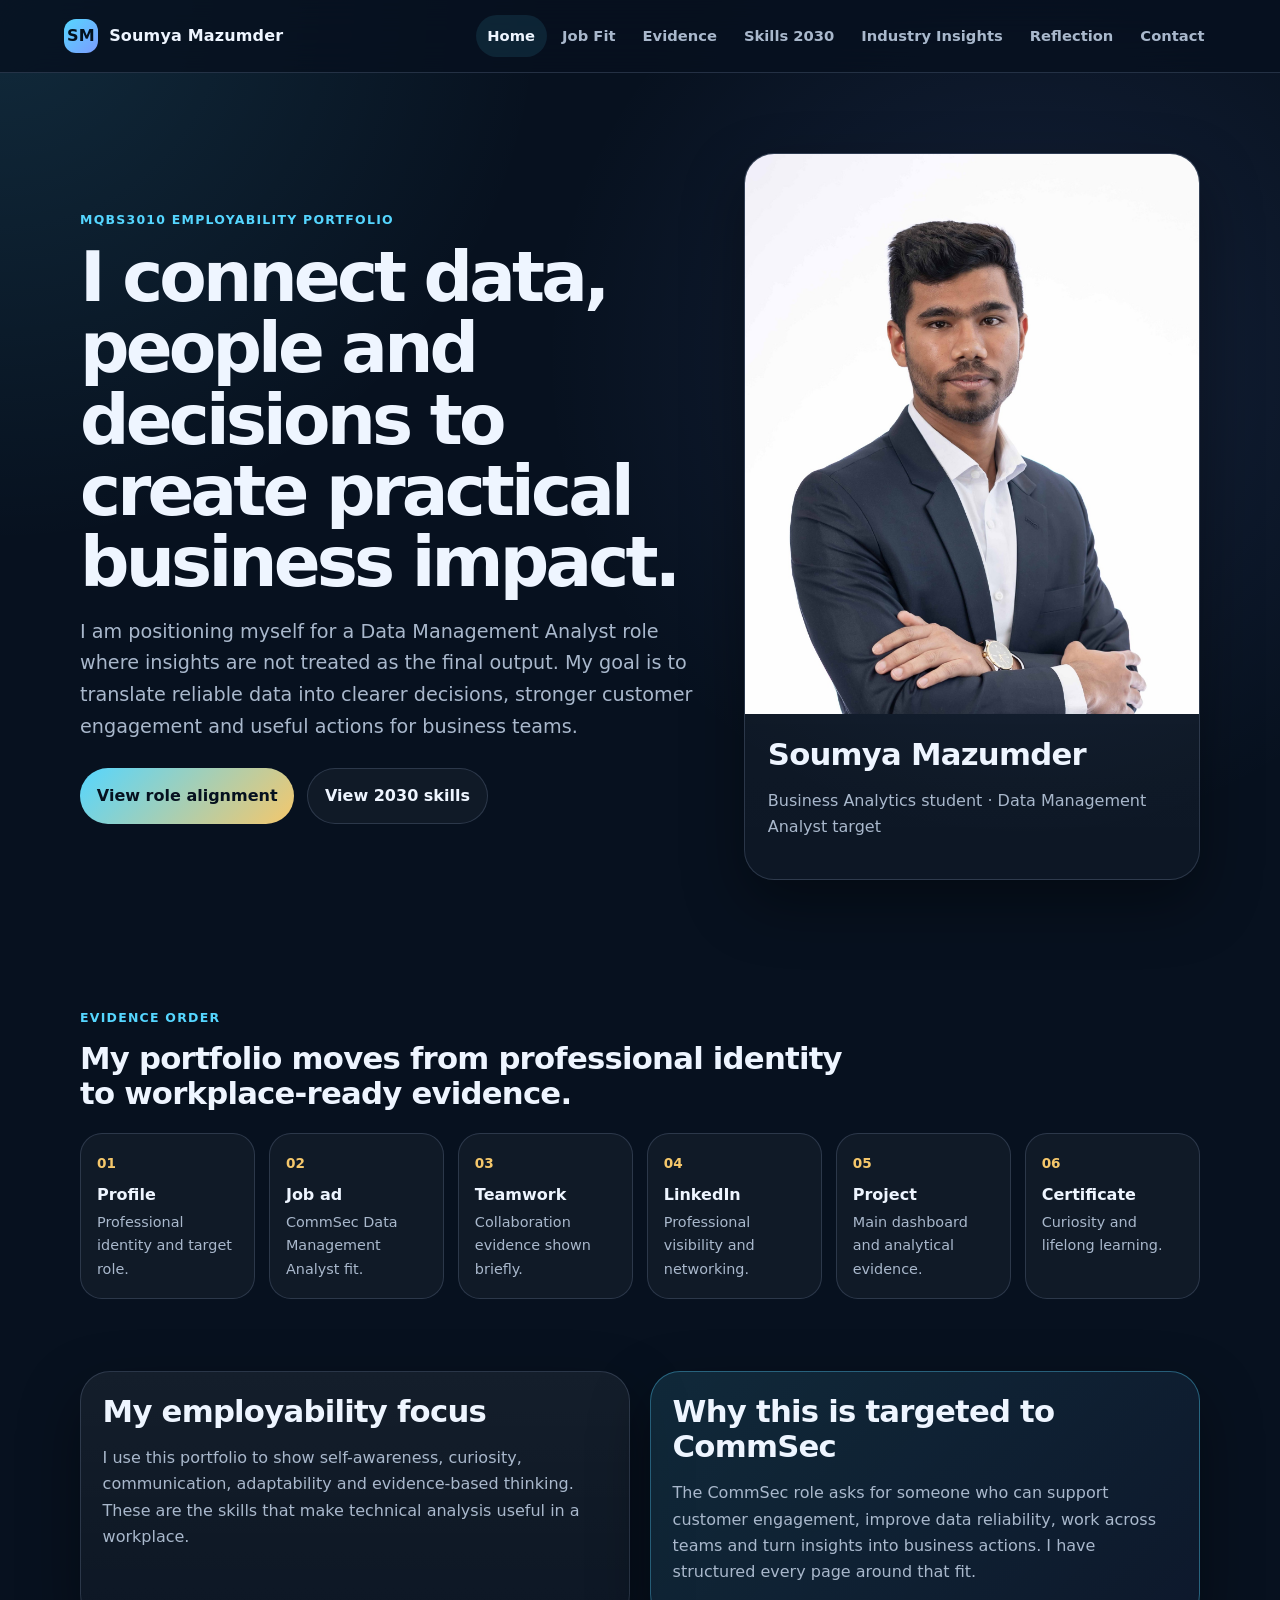
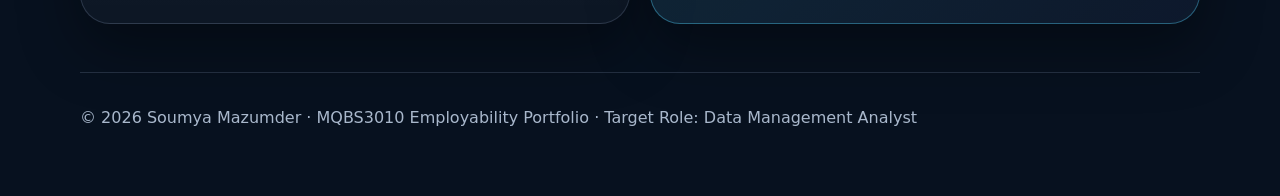
<file: index.html>
<!DOCTYPE html>
<html lang="en">
<head>
  <meta charset="UTF-8" />
  <meta name="viewport" content="width=device-width, initial-scale=1.0" />
  <title>Home | Soumya Mazumder</title>
  <link rel="stylesheet" href="styles.css" />
  <script defer src="script.js"></script>
</head>
<body>
<header class="site-header">
  <a class="brand" href="index.html"><span>SM</span> Soumya Mazumder</a>
  <button class="menu-toggle" aria-label="Open navigation">☰</button>
  <nav class="nav">
    <a href="index.html">Home</a>
    <a href="job-fit.html">Job Fit</a>
    <a href="evidence.html">Evidence</a>
    <a href="skills-2030.html">Skills 2030</a>
    <a href="industry-insights.html">Industry Insights</a>
    <a href="reflection.html">Reflection</a>
    <a href="contact.html">Contact</a>
  </nav>
</header>
<main>
<section class="hero">
  <div class="hero-copy reveal">
    <p class="eyebrow">MQBS3010 Employability Portfolio</p>
    <h1>I connect data, people and decisions to create practical business impact.</h1>
    <p class="lead">I am positioning myself for a Data Management Analyst role where insights are not treated as the final output. My goal is to translate reliable data into clearer decisions, stronger customer engagement and useful actions for business teams.</p>
    <div class="hero-actions">
      <a class="btn primary" href="job-fit.html">View role alignment</a>
      <a class="btn ghost" href="skills-2030.html">View 2030 skills</a>
    </div>
  </div>
  <aside class="portrait-card reveal">
    <img src="images/profile.jpg" alt="Professional profile photo of Soumya Mazumder" />
    <div class="portrait-caption">
      <h2>Soumya Mazumder</h2>
      <p>Business Analytics student · Data Management Analyst target</p>
    </div>
  </aside>
</section>

<section class="section reveal">
  <div class="section-heading">
    <p class="eyebrow">Evidence order</p>
    <h2>My portfolio moves from professional identity to workplace-ready evidence.</h2>
  </div>
  <div class="evidence-strip">
    <div><span>01</span><strong>Profile</strong><p>Professional identity and target role.</p></div>
    <div><span>02</span><strong>Job ad</strong><p>CommSec Data Management Analyst fit.</p></div>
    <div><span>03</span><strong>Teamwork</strong><p>Collaboration evidence shown briefly.</p></div>
    <div><span>04</span><strong>LinkedIn</strong><p>Professional visibility and networking.</p></div>
    <div><span>05</span><strong>Project</strong><p>Main dashboard and analytical evidence.</p></div>
    <div><span>06</span><strong>Certificate</strong><p>Curiosity and lifelong learning.</p></div>
  </div>
</section>

<section class="grid two reveal">
  <article class="card"><h2>My employability focus</h2><p>I use this portfolio to show self-awareness, curiosity, communication, adaptability and evidence-based thinking. These are the skills that make technical analysis useful in a workplace.</p></article>
  <article class="card accent"><h2>Why this is targeted to CommSec</h2><p>The CommSec role asks for someone who can support customer engagement, improve data reliability, work across teams and turn insights into business actions. I have structured every page around that fit.</p></article>
</section>
</main><footer>
  <p>© 2026 Soumya Mazumder · MQBS3010 Employability Portfolio · Target Role: Data Management Analyst</p>
</footer></body></html>
</file>
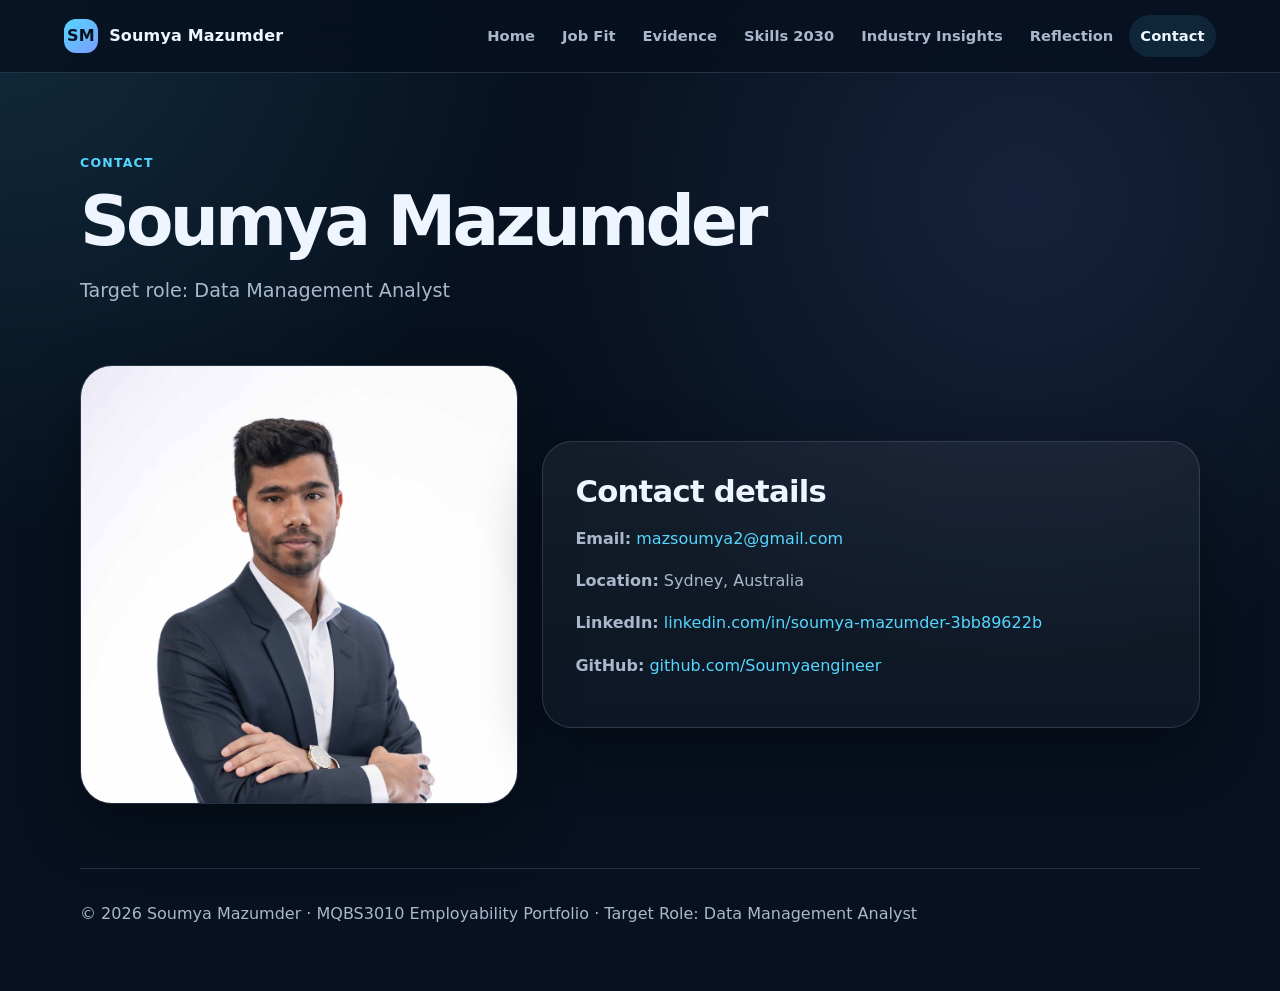
<file: contact.html>
<!DOCTYPE html>
<html lang="en">
<head>
  <meta charset="UTF-8" />
  <meta name="viewport" content="width=device-width, initial-scale=1.0" />
  <title>Contact | Soumya Mazumder</title>
  <link rel="stylesheet" href="styles.css" />
  <script defer src="script.js"></script>
</head>
<body>
<header class="site-header">
  <a class="brand" href="index.html"><span>SM</span> Soumya Mazumder</a>
  <button class="menu-toggle" aria-label="Open navigation">☰</button>
  <nav class="nav">
    <a href="index.html">Home</a>
    <a href="job-fit.html">Job Fit</a>
    <a href="evidence.html">Evidence</a>
    <a href="skills-2030.html">Skills 2030</a>
    <a href="industry-insights.html">Industry Insights</a>
    <a href="reflection.html">Reflection</a>
    <a href="contact.html">Contact</a>
  </nav>
</header>
<main>
<section class="page-hero reveal">
  <p class="eyebrow">Contact</p>
  <h1>Soumya Mazumder</h1>
  <p class="lead">Target role: Data Management Analyst</p>
</section>

<section class="contact-layout reveal">
  <img src="images/profile.jpg" alt="Professional profile photo of Soumya Mazumder" />
  <div class="contact-card">
    <h2>Contact details</h2>
    <p><strong>Email:</strong> <a href="mailto:mazsoumya2@gmail.com">mazsoumya2@gmail.com</a></p>
    <p><strong>Location:</strong> Sydney, Australia</p>
    <p><strong>LinkedIn:</strong> <a href="https://www.linkedin.com/in/soumya-mazumder-3bb89622b/" target="_blank" rel="noopener">linkedin.com/in/soumya-mazumder-3bb89622b</a></p>
    <p><strong>GitHub:</strong> <a href="https://github.com/Soumyaengineer" target="_blank" rel="noopener">github.com/Soumyaengineer</a></p>
  </div>
</section>
</main><footer>
  <p>© 2026 Soumya Mazumder · MQBS3010 Employability Portfolio · Target Role: Data Management Analyst</p>
</footer></body></html>
</file>
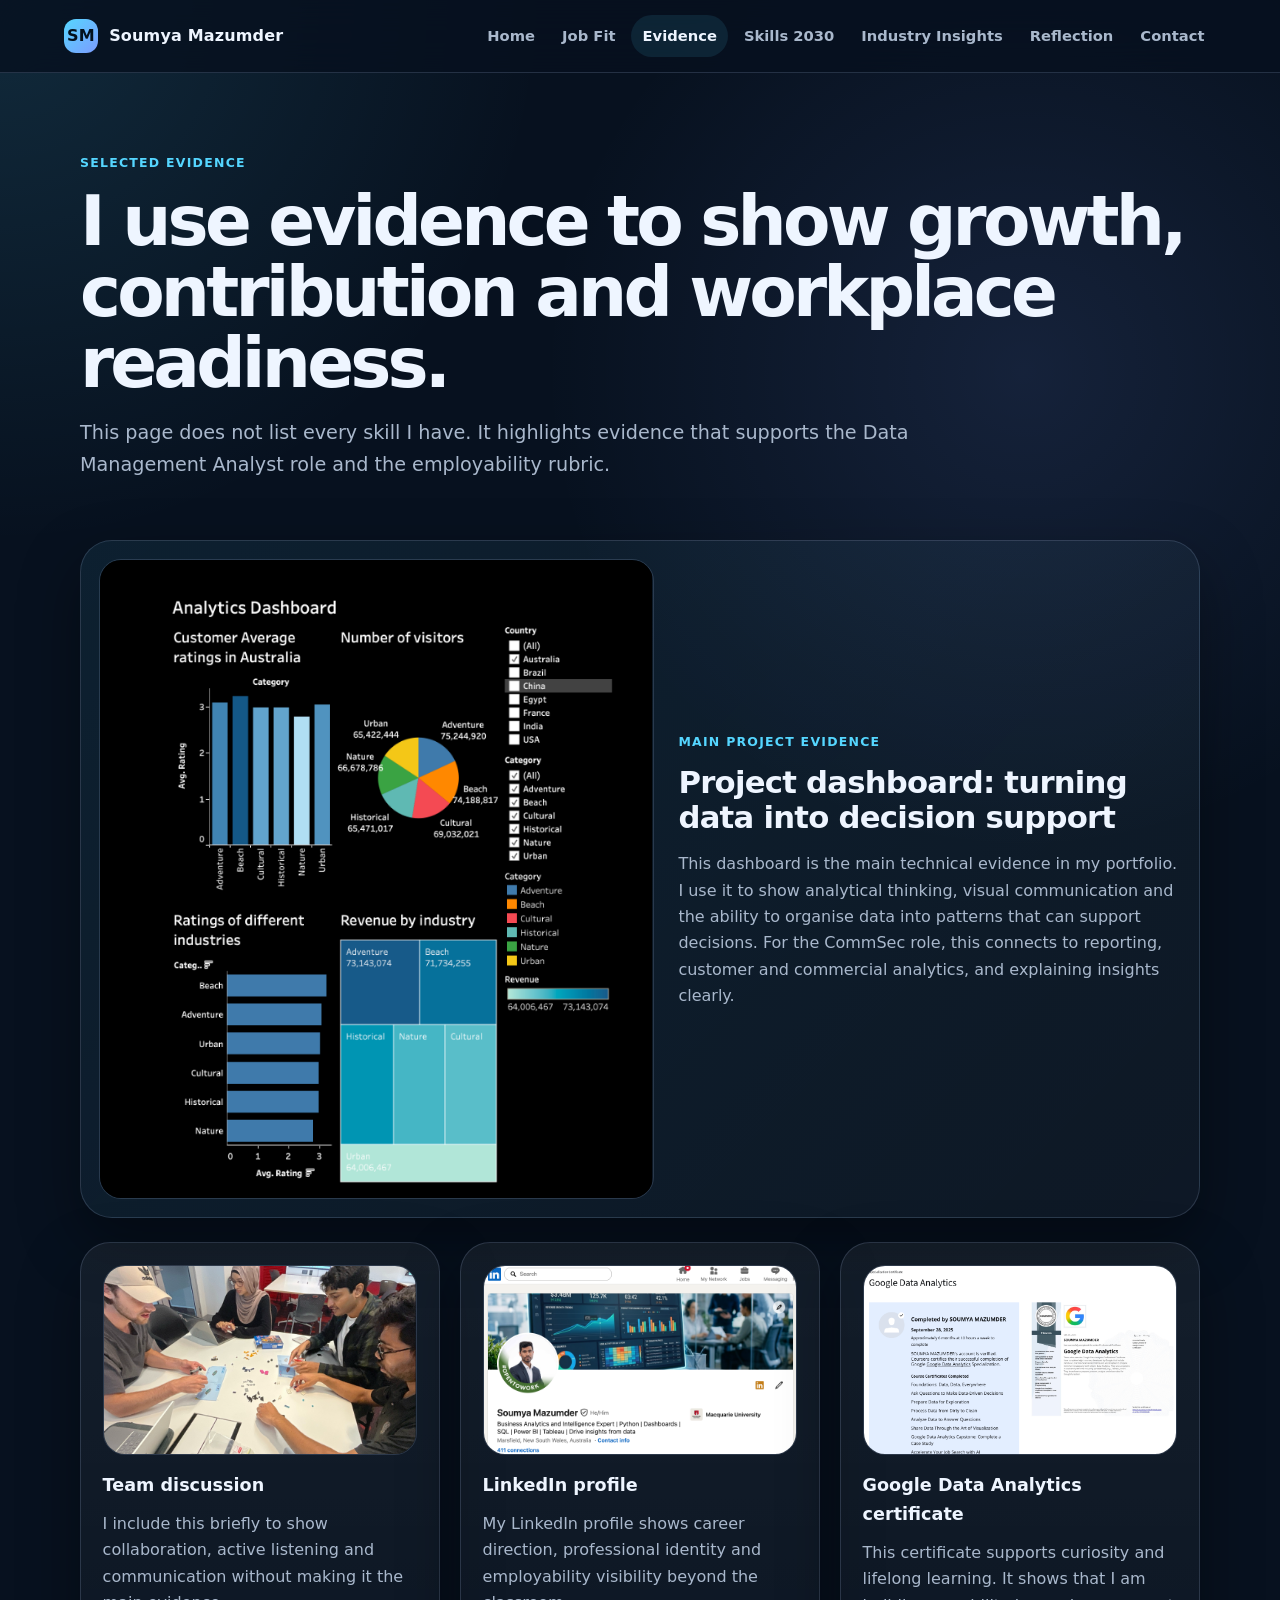
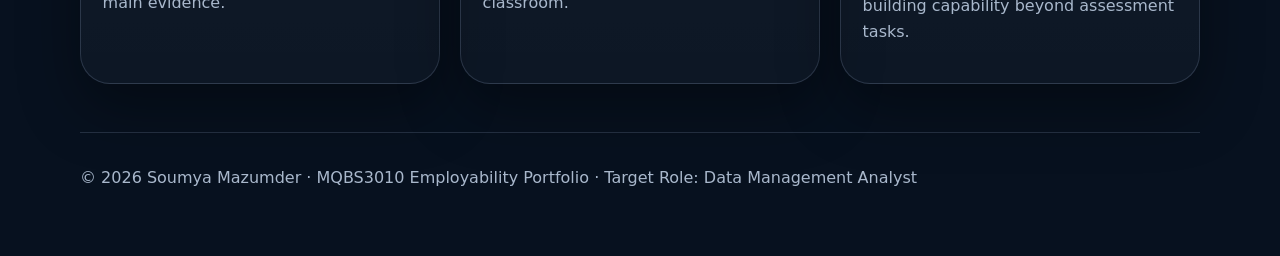
<file: evidence.html>
<!DOCTYPE html>
<html lang="en">
<head>
  <meta charset="UTF-8" />
  <meta name="viewport" content="width=device-width, initial-scale=1.0" />
  <title>Evidence | Soumya Mazumder</title>
  <link rel="stylesheet" href="styles.css" />
  <script defer src="script.js"></script>
</head>
<body>
<header class="site-header">
  <a class="brand" href="index.html"><span>SM</span> Soumya Mazumder</a>
  <button class="menu-toggle" aria-label="Open navigation">☰</button>
  <nav class="nav">
    <a href="index.html">Home</a>
    <a href="job-fit.html">Job Fit</a>
    <a href="evidence.html">Evidence</a>
    <a href="skills-2030.html">Skills 2030</a>
    <a href="industry-insights.html">Industry Insights</a>
    <a href="reflection.html">Reflection</a>
    <a href="contact.html">Contact</a>
  </nav>
</header>
<main>
<section class="page-hero reveal">
  <p class="eyebrow">Selected evidence</p>
  <h1>I use evidence to show growth, contribution and workplace readiness.</h1>
  <p class="lead">This page does not list every skill I have. It highlights evidence that supports the Data Management Analyst role and the employability rubric.</p>
</section>

<section class="evidence-story reveal">
  <article class="large-evidence">
    <img src="images/project-dashboard.png" alt="Project dashboard screenshot" />
    <div>
      <p class="eyebrow">Main project evidence</p>
      <h2>Project dashboard: turning data into decision support</h2>
      <p>This dashboard is the main technical evidence in my portfolio. I use it to show analytical thinking, visual communication and the ability to organise data into patterns that can support decisions. For the CommSec role, this connects to reporting, customer and commercial analytics, and explaining insights clearly.</p>
    </div>
  </article>
</section>

<section class="grid three reveal">
  <article class="card small-evidence">
    <img src="images/team-discussion.png" alt="Team discussion activity photo" />
    <h3>Team discussion</h3>
    <p>I include this briefly to show collaboration, active listening and communication without making it the main evidence.</p>
  </article>
  <article class="card small-evidence">
    <img src="images/linkedin-profile.png" alt="LinkedIn profile screenshot" />
    <h3>LinkedIn profile</h3>
    <p>My LinkedIn profile shows career direction, professional identity and employability visibility beyond the classroom.</p>
  </article>
  <article class="card small-evidence">
    <img src="images/google-certificate.png" alt="Google Data Analytics certificate screenshot" />
    <h3>Google Data Analytics certificate</h3>
    <p>This certificate supports curiosity and lifelong learning. It shows that I am building capability beyond assessment tasks.</p>
  </article>
</section>
</main><footer>
  <p>© 2026 Soumya Mazumder · MQBS3010 Employability Portfolio · Target Role: Data Management Analyst</p>
</footer></body></html>
</file>
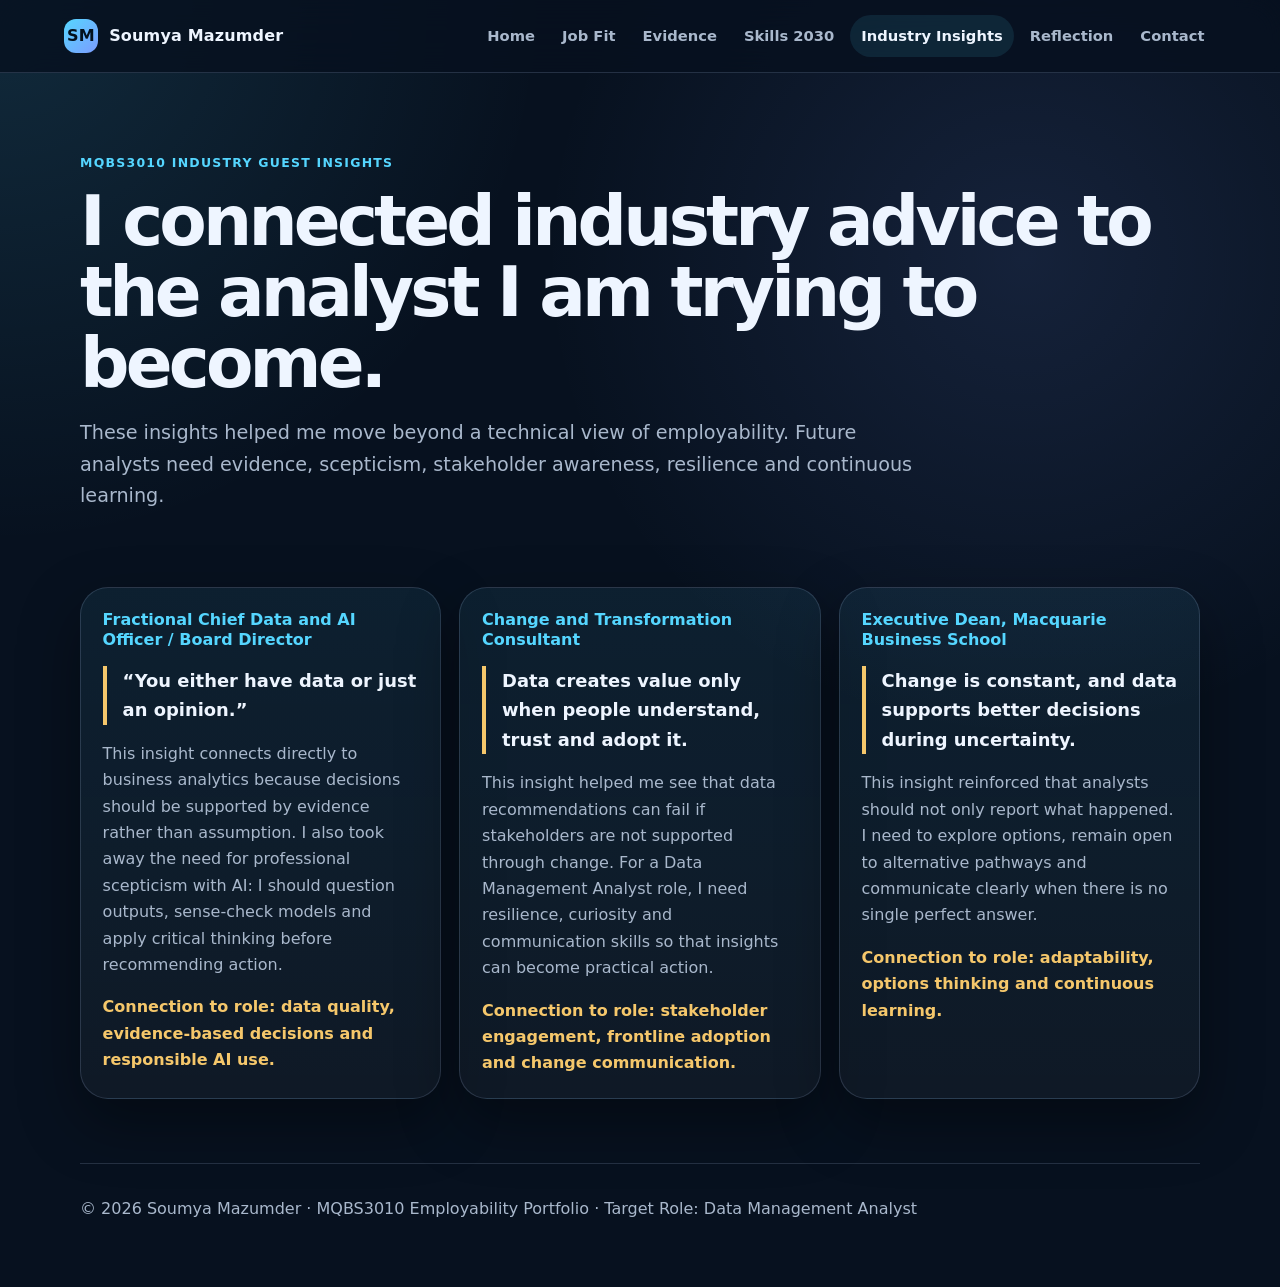
<file: industry-insights.html>
<!DOCTYPE html>
<html lang="en">
<head>
  <meta charset="UTF-8" />
  <meta name="viewport" content="width=device-width, initial-scale=1.0" />
  <title>Industry Insights | Soumya Mazumder</title>
  <link rel="stylesheet" href="styles.css" />
  <script defer src="script.js"></script>
</head>
<body>
<header class="site-header">
  <a class="brand" href="index.html"><span>SM</span> Soumya Mazumder</a>
  <button class="menu-toggle" aria-label="Open navigation">☰</button>
  <nav class="nav">
    <a href="index.html">Home</a>
    <a href="job-fit.html">Job Fit</a>
    <a href="evidence.html">Evidence</a>
    <a href="skills-2030.html">Skills 2030</a>
    <a href="industry-insights.html">Industry Insights</a>
    <a href="reflection.html">Reflection</a>
    <a href="contact.html">Contact</a>
  </nav>
</header>
<main>
<section class="page-hero reveal">
  <p class="eyebrow">MQBS3010 industry guest insights</p>
  <h1>I connected industry advice to the analyst I am trying to become.</h1>
  <p class="lead">These insights helped me move beyond a technical view of employability. Future analysts need evidence, scepticism, stakeholder awareness, resilience and continuous learning.</p>
</section>

<section class="insight-grid reveal">
  <article class="insight-card">
    <a class="insight-title" href="https://www.linkedin.com/in/gladwinmendez/" target="_blank" rel="noopener">Fractional Chief Data and AI Officer / Board Director</a>
    <blockquote>“You either have data or just an opinion.”</blockquote>
    <p>This insight connects directly to business analytics because decisions should be supported by evidence rather than assumption. I also took away the need for professional scepticism with AI: I should question outputs, sense-check models and apply critical thinking before recommending action.</p>
    <span>Connection to role: data quality, evidence-based decisions and responsible AI use.</span>
  </article>

  <article class="insight-card">
    <a class="insight-title" href="https://www.linkedin.com/in/natalie-de-carvalho-3a71834" target="_blank" rel="noopener">Change and Transformation Consultant</a>
    <blockquote>Data creates value only when people understand, trust and adopt it.</blockquote>
    <p>This insight helped me see that data recommendations can fail if stakeholders are not supported through change. For a Data Management Analyst role, I need resilience, curiosity and communication skills so that insights can become practical action.</p>
    <span>Connection to role: stakeholder engagement, frontline adoption and change communication.</span>
  </article>

  <article class="insight-card">
    <a class="insight-title" href="https://www.linkedin.com/in/leonie-tickle-835081b/" target="_blank" rel="noopener">Executive Dean, Macquarie Business School</a>
    <blockquote>Change is constant, and data supports better decisions during uncertainty.</blockquote>
    <p>This insight reinforced that analysts should not only report what happened. I need to explore options, remain open to alternative pathways and communicate clearly when there is no single perfect answer.</p>
    <span>Connection to role: adaptability, options thinking and continuous learning.</span>
  </article>
</section>
</main><footer>
  <p>© 2026 Soumya Mazumder · MQBS3010 Employability Portfolio · Target Role: Data Management Analyst</p>
</footer></body></html>
</file>
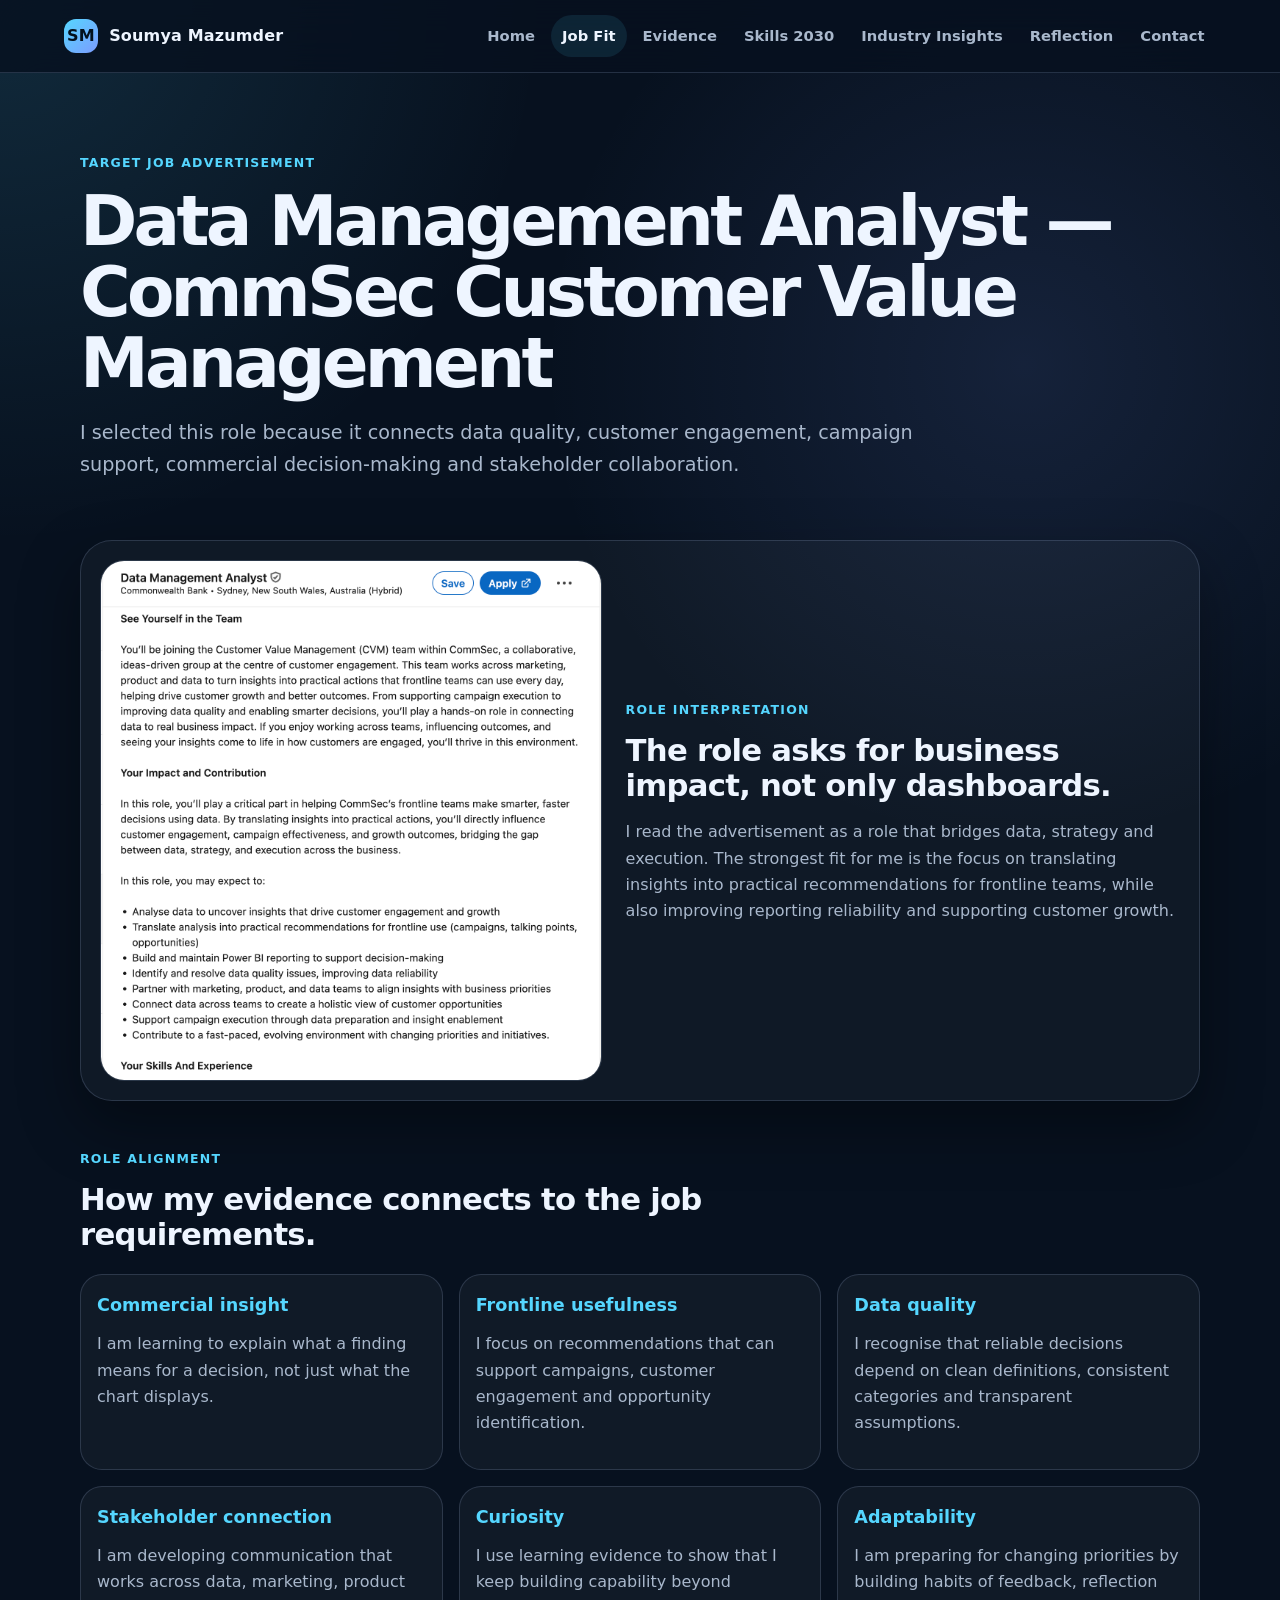
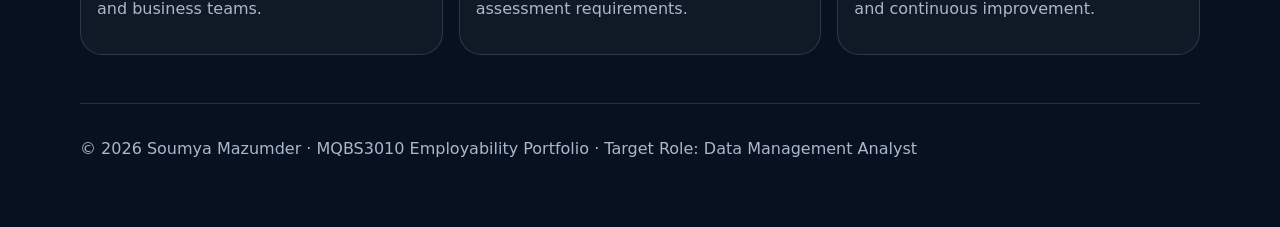
<file: job-fit.html>
<!DOCTYPE html>
<html lang="en">
<head>
  <meta charset="UTF-8" />
  <meta name="viewport" content="width=device-width, initial-scale=1.0" />
  <title>Job Fit | Soumya Mazumder</title>
  <link rel="stylesheet" href="styles.css" />
  <script defer src="script.js"></script>
</head>
<body>
<header class="site-header">
  <a class="brand" href="index.html"><span>SM</span> Soumya Mazumder</a>
  <button class="menu-toggle" aria-label="Open navigation">☰</button>
  <nav class="nav">
    <a href="index.html">Home</a>
    <a href="job-fit.html">Job Fit</a>
    <a href="evidence.html">Evidence</a>
    <a href="skills-2030.html">Skills 2030</a>
    <a href="industry-insights.html">Industry Insights</a>
    <a href="reflection.html">Reflection</a>
    <a href="contact.html">Contact</a>
  </nav>
</header>
<main>
<section class="page-hero reveal">
  <p class="eyebrow">Target job advertisement</p>
  <h1>Data Management Analyst — CommSec Customer Value Management</h1>
  <p class="lead">I selected this role because it connects data quality, customer engagement, campaign support, commercial decision-making and stakeholder collaboration.</p>
</section>

<section class="feature-image reveal">
  <img src="images/job-ad.png" alt="Screenshot of the CommSec Data Management Analyst job advertisement" />
  <div>
    <p class="eyebrow">Role interpretation</p>
    <h2>The role asks for business impact, not only dashboards.</h2>
    <p>I read the advertisement as a role that bridges data, strategy and execution. The strongest fit for me is the focus on translating insights into practical recommendations for frontline teams, while also improving reporting reliability and supporting customer growth.</p>
  </div>
</section>

<section class="section reveal">
  <div class="section-heading"><p class="eyebrow">Role alignment</p><h2>How my evidence connects to the job requirements.</h2></div>
  <div class="role-grid">
    <article><h3>Commercial insight</h3><p>I am learning to explain what a finding means for a decision, not just what the chart displays.</p></article>
    <article><h3>Frontline usefulness</h3><p>I focus on recommendations that can support campaigns, customer engagement and opportunity identification.</p></article>
    <article><h3>Data quality</h3><p>I recognise that reliable decisions depend on clean definitions, consistent categories and transparent assumptions.</p></article>
    <article><h3>Stakeholder connection</h3><p>I am developing communication that works across data, marketing, product and business teams.</p></article>
    <article><h3>Curiosity</h3><p>I use learning evidence to show that I keep building capability beyond assessment requirements.</p></article>
    <article><h3>Adaptability</h3><p>I am preparing for changing priorities by building habits of feedback, reflection and continuous improvement.</p></article>
  </div>
</section>
</main><footer>
  <p>© 2026 Soumya Mazumder · MQBS3010 Employability Portfolio · Target Role: Data Management Analyst</p>
</footer></body></html>
</file>
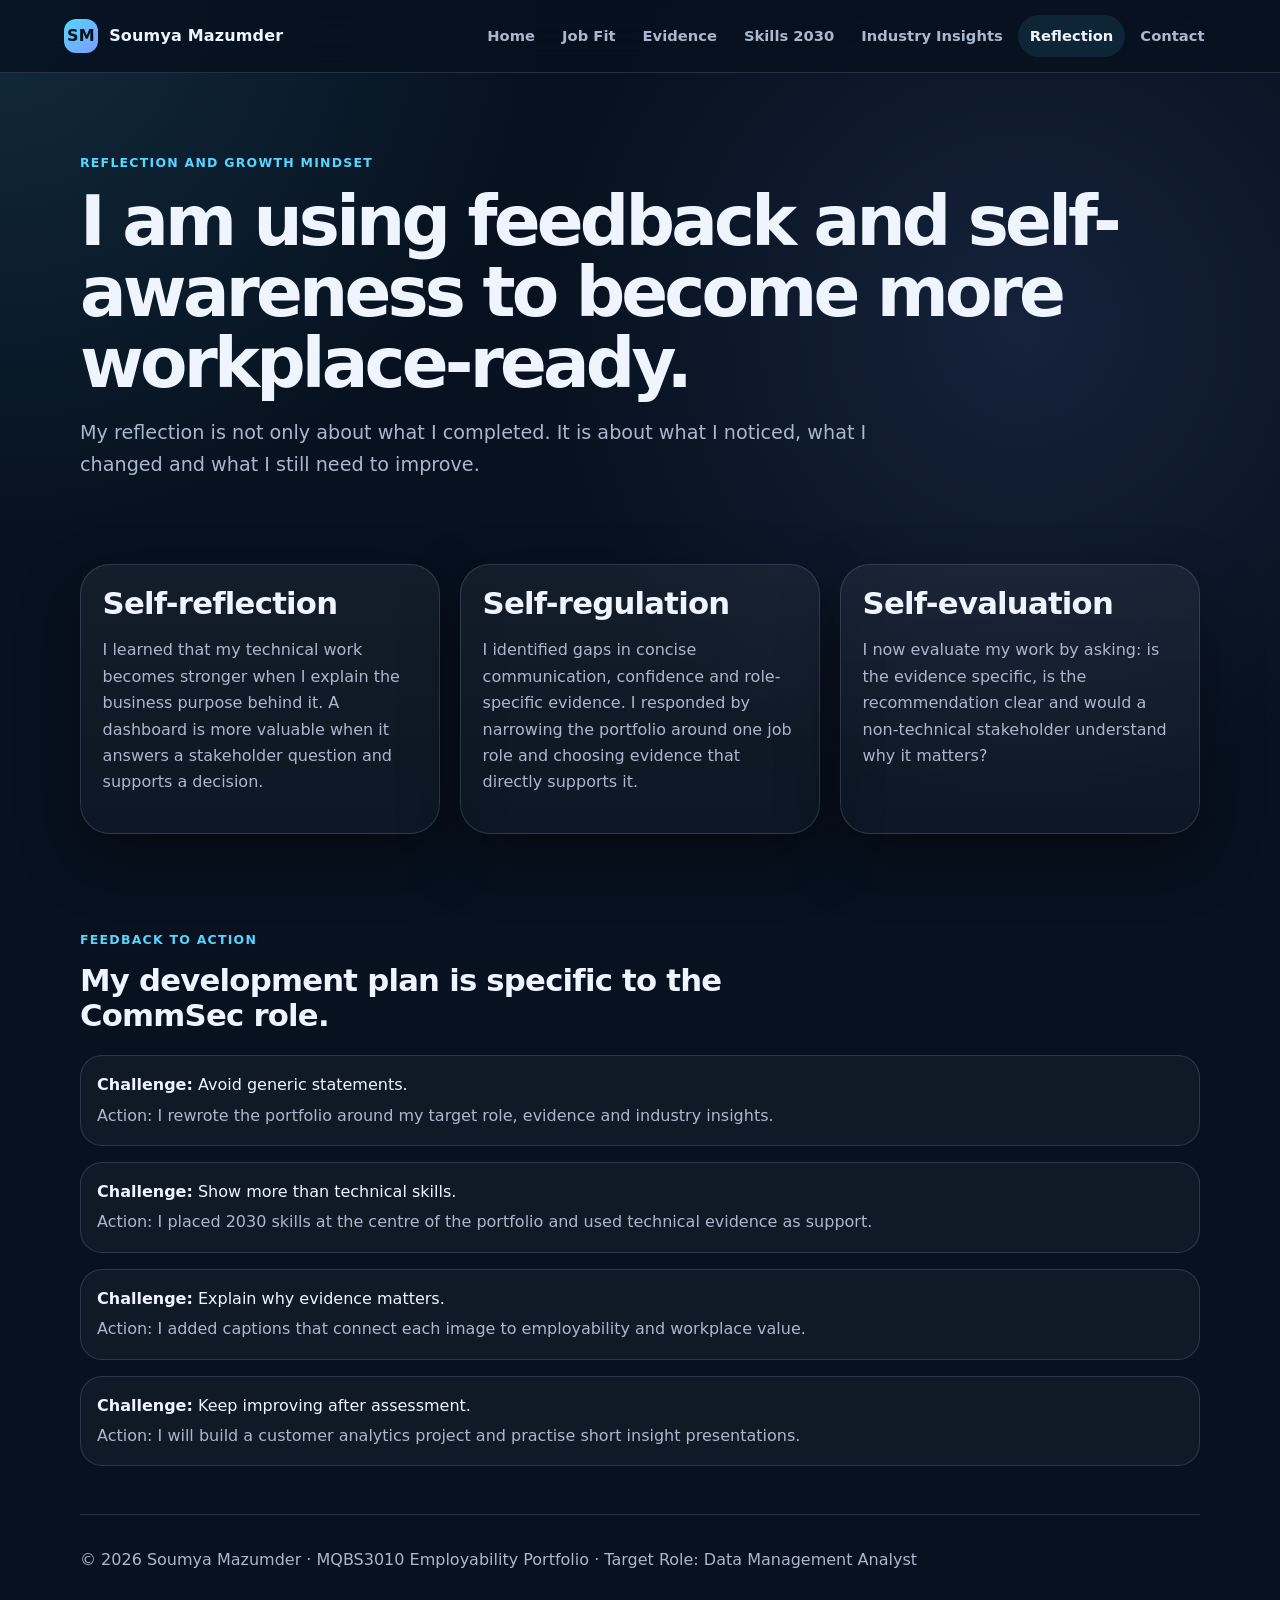
<file: reflection.html>
<!DOCTYPE html>
<html lang="en">
<head>
  <meta charset="UTF-8" />
  <meta name="viewport" content="width=device-width, initial-scale=1.0" />
  <title>Reflection | Soumya Mazumder</title>
  <link rel="stylesheet" href="styles.css" />
  <script defer src="script.js"></script>
</head>
<body>
<header class="site-header">
  <a class="brand" href="index.html"><span>SM</span> Soumya Mazumder</a>
  <button class="menu-toggle" aria-label="Open navigation">☰</button>
  <nav class="nav">
    <a href="index.html">Home</a>
    <a href="job-fit.html">Job Fit</a>
    <a href="evidence.html">Evidence</a>
    <a href="skills-2030.html">Skills 2030</a>
    <a href="industry-insights.html">Industry Insights</a>
    <a href="reflection.html">Reflection</a>
    <a href="contact.html">Contact</a>
  </nav>
</header>
<main>
<section class="page-hero reveal">
  <p class="eyebrow">Reflection and growth mindset</p>
  <h1>I am using feedback and self-awareness to become more workplace-ready.</h1>
  <p class="lead">My reflection is not only about what I completed. It is about what I noticed, what I changed and what I still need to improve.</p>
</section>

<section class="grid three reveal">
  <article class="card"><h2>Self-reflection</h2><p>I learned that my technical work becomes stronger when I explain the business purpose behind it. A dashboard is more valuable when it answers a stakeholder question and supports a decision.</p></article>
  <article class="card"><h2>Self-regulation</h2><p>I identified gaps in concise communication, confidence and role-specific evidence. I responded by narrowing the portfolio around one job role and choosing evidence that directly supports it.</p></article>
  <article class="card"><h2>Self-evaluation</h2><p>I now evaluate my work by asking: is the evidence specific, is the recommendation clear and would a non-technical stakeholder understand why it matters?</p></article>
</section>

<section class="section reveal">
  <div class="section-heading"><p class="eyebrow">Feedback to action</p><h2>My development plan is specific to the CommSec role.</h2></div>
  <div class="reflection-list">
    <div><strong>Challenge:</strong> Avoid generic statements.<span>Action: I rewrote the portfolio around my target role, evidence and industry insights.</span></div>
    <div><strong>Challenge:</strong> Show more than technical skills.<span>Action: I placed 2030 skills at the centre of the portfolio and used technical evidence as support.</span></div>
    <div><strong>Challenge:</strong> Explain why evidence matters.<span>Action: I added captions that connect each image to employability and workplace value.</span></div>
    <div><strong>Challenge:</strong> Keep improving after assessment.<span>Action: I will build a customer analytics project and practise short insight presentations.</span></div>
  </div>
</section>
</main><footer>
  <p>© 2026 Soumya Mazumder · MQBS3010 Employability Portfolio · Target Role: Data Management Analyst</p>
</footer></body></html>
</file>
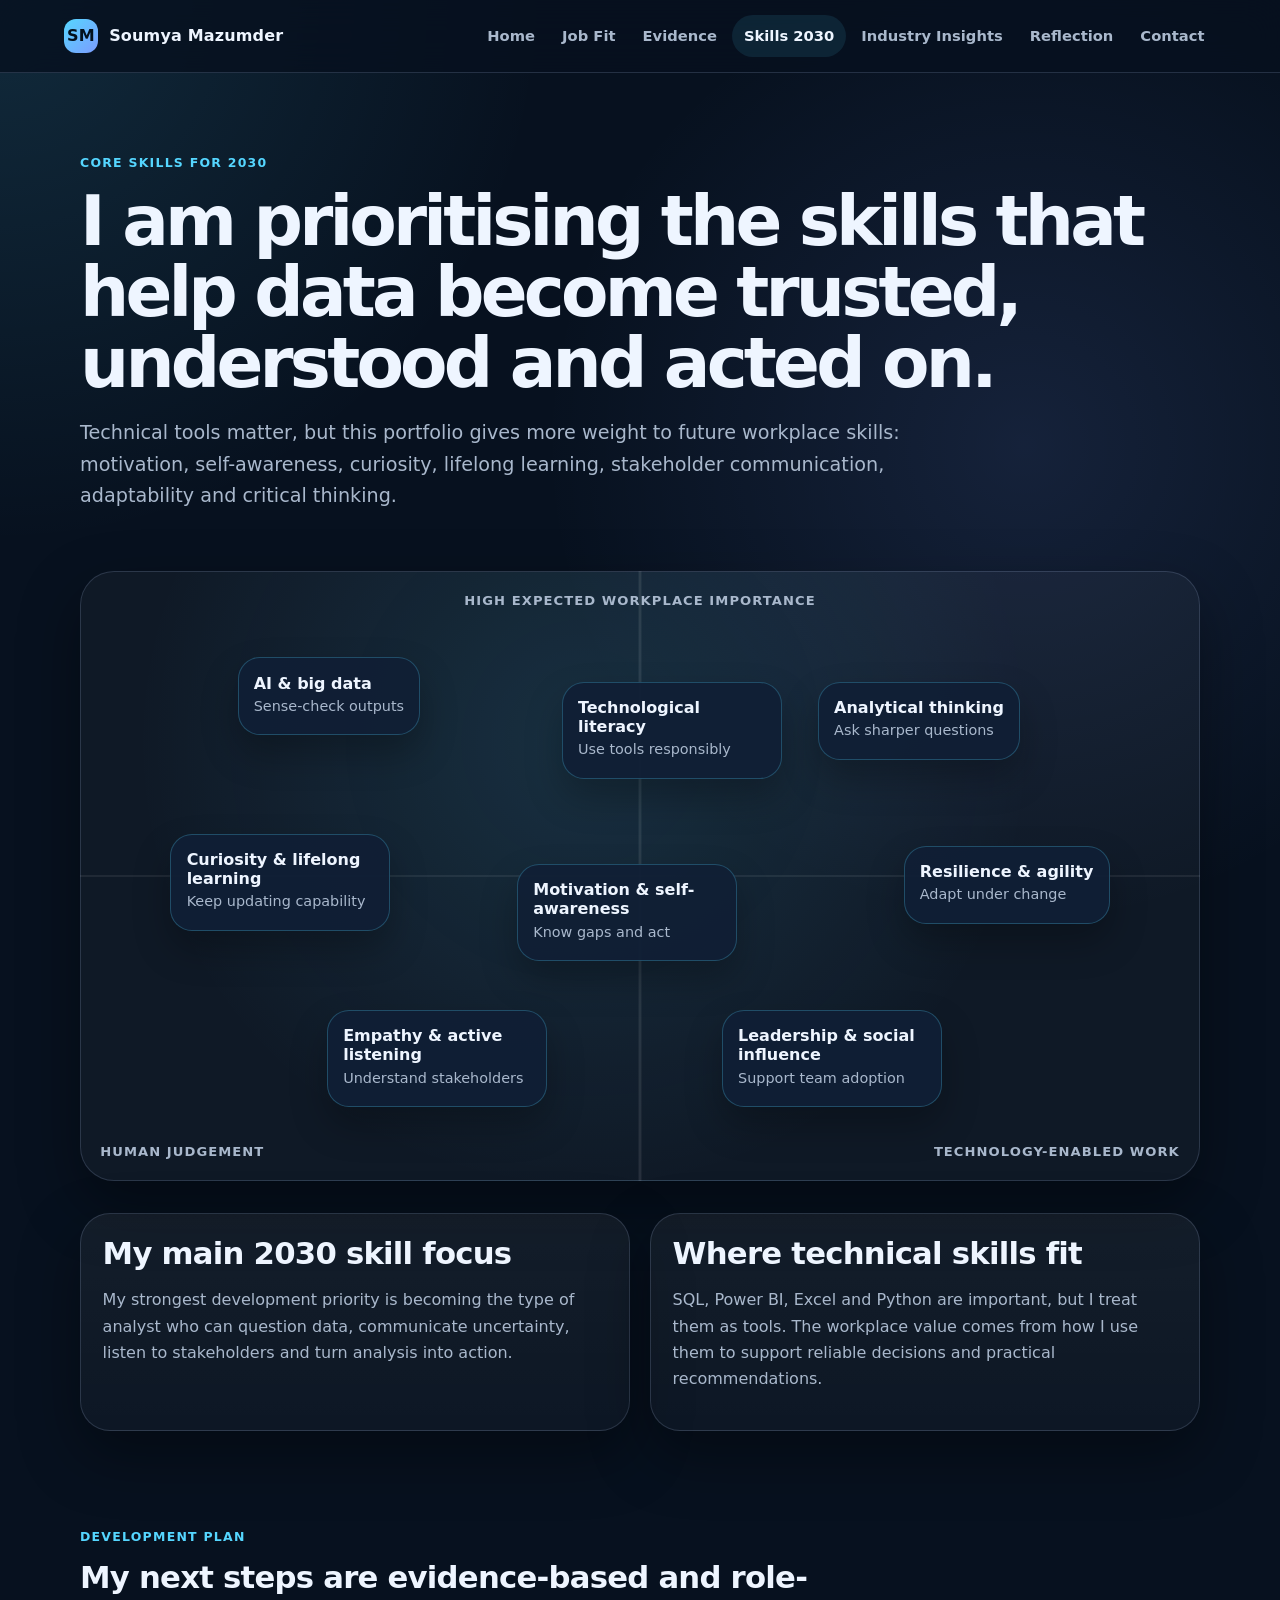
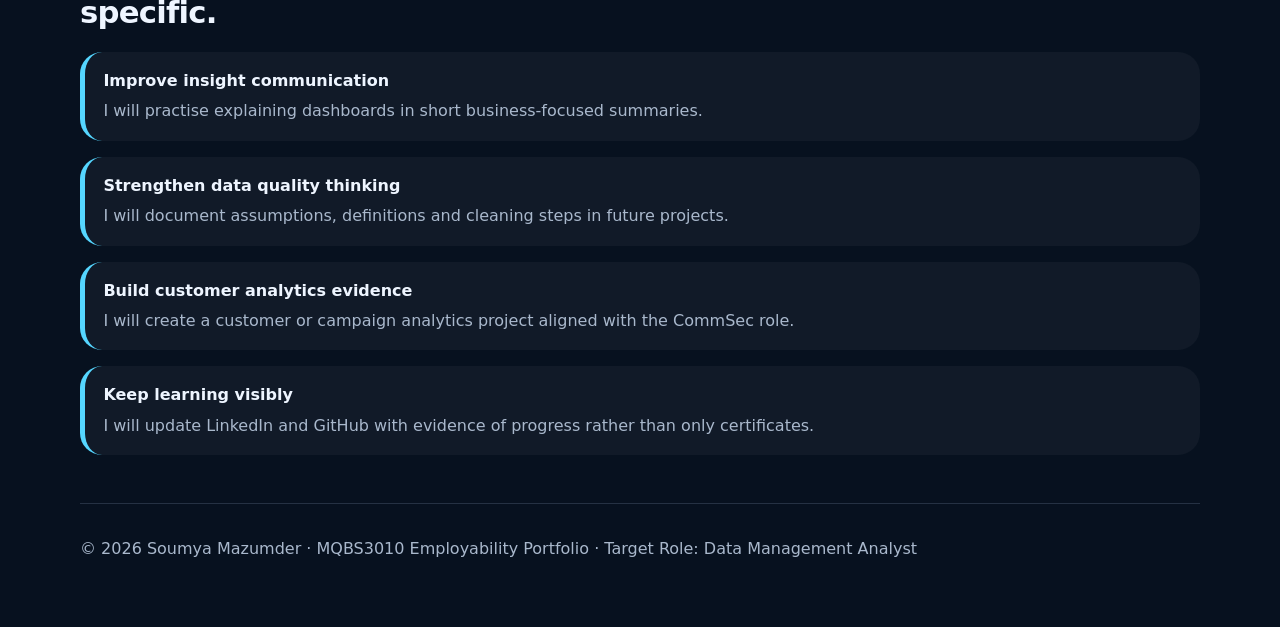
<file: skills-2030.html>
<!DOCTYPE html>
<html lang="en">
<head>
  <meta charset="UTF-8" />
  <meta name="viewport" content="width=device-width, initial-scale=1.0" />
  <title>Skills 2030 | Soumya Mazumder</title>
  <link rel="stylesheet" href="styles.css" />
  <script defer src="script.js"></script>
</head>
<body>
<header class="site-header">
  <a class="brand" href="index.html"><span>SM</span> Soumya Mazumder</a>
  <button class="menu-toggle" aria-label="Open navigation">☰</button>
  <nav class="nav">
    <a href="index.html">Home</a>
    <a href="job-fit.html">Job Fit</a>
    <a href="evidence.html">Evidence</a>
    <a href="skills-2030.html">Skills 2030</a>
    <a href="industry-insights.html">Industry Insights</a>
    <a href="reflection.html">Reflection</a>
    <a href="contact.html">Contact</a>
  </nav>
</header>
<main>
<section class="page-hero reveal">
  <p class="eyebrow">Core skills for 2030</p>
  <h1>I am prioritising the skills that help data become trusted, understood and acted on.</h1>
  <p class="lead">Technical tools matter, but this portfolio gives more weight to future workplace skills: motivation, self-awareness, curiosity, lifelong learning, stakeholder communication, adaptability and critical thinking.</p>
</section>

<section class="skills-map reveal">
  <div class="axis-label top">High expected workplace importance</div>
  <div class="axis-label left">Human judgement</div>
  <div class="axis-label right">Technology-enabled work</div>
  <div class="bubble b1"><strong>AI & big data</strong><span>Sense-check outputs</span></div>
  <div class="bubble b2"><strong>Analytical thinking</strong><span>Ask sharper questions</span></div>
  <div class="bubble b3"><strong>Curiosity & lifelong learning</strong><span>Keep updating capability</span></div>
  <div class="bubble b4"><strong>Motivation & self-awareness</strong><span>Know gaps and act</span></div>
  <div class="bubble b5"><strong>Resilience & agility</strong><span>Adapt under change</span></div>
  <div class="bubble b6"><strong>Empathy & active listening</strong><span>Understand stakeholders</span></div>
  <div class="bubble b7"><strong>Leadership & social influence</strong><span>Support team adoption</span></div>
  <div class="bubble b8"><strong>Technological literacy</strong><span>Use tools responsibly</span></div>
</section>

<section class="grid two reveal">
  <article class="card"><h2>My main 2030 skill focus</h2><p>My strongest development priority is becoming the type of analyst who can question data, communicate uncertainty, listen to stakeholders and turn analysis into action.</p></article>
  <article class="card"><h2>Where technical skills fit</h2><p>SQL, Power BI, Excel and Python are important, but I treat them as tools. The workplace value comes from how I use them to support reliable decisions and practical recommendations.</p></article>
</section>

<section class="section reveal">
  <div class="section-heading"><p class="eyebrow">Development plan</p><h2>My next steps are evidence-based and role-specific.</h2></div>
  <div class="timeline">
    <div><strong>Improve insight communication</strong><span>I will practise explaining dashboards in short business-focused summaries.</span></div>
    <div><strong>Strengthen data quality thinking</strong><span>I will document assumptions, definitions and cleaning steps in future projects.</span></div>
    <div><strong>Build customer analytics evidence</strong><span>I will create a customer or campaign analytics project aligned with the CommSec role.</span></div>
    <div><strong>Keep learning visibly</strong><span>I will update LinkedIn and GitHub with evidence of progress rather than only certificates.</span></div>
  </div>
</section>
</main><footer>
  <p>© 2026 Soumya Mazumder · MQBS3010 Employability Portfolio · Target Role: Data Management Analyst</p>
</footer></body></html>
</file>
<file: styles.css>
:root{--bg:#07111f;--surface:#101f35;--text:#eef5ff;--muted:#a9b8cc;--line:rgba(170,195,230,.18);--accent:#55d6ff;--accent2:#7c9cff;--gold:#f5c76b;--shadow:0 24px 60px rgba(0,0,0,.38)}*{box-sizing:border-box}html{scroll-behavior:smooth}body{margin:0;font-family:Inter,ui-sans-serif,system-ui,-apple-system,BlinkMacSystemFont,'Segoe UI',Arial,sans-serif;background:radial-gradient(circle at top left,rgba(85,214,255,.13),transparent 34rem),radial-gradient(circle at 80% 20%,rgba(124,156,255,.12),transparent 30rem),var(--bg);color:var(--text);line-height:1.65}a{color:inherit;text-decoration:none}img{max-width:100%;display:block}.site-header{position:sticky;top:0;z-index:50;display:flex;align-items:center;gap:1rem;padding:.95rem 5%;background:rgba(7,17,31,.82);backdrop-filter:blur(18px);border-bottom:1px solid var(--line)}.brand{display:flex;align-items:center;gap:.7rem;font-weight:800;letter-spacing:.01em;margin-right:auto}.brand span{width:34px;height:34px;display:grid;place-items:center;border-radius:12px;background:linear-gradient(135deg,var(--accent),var(--accent2));color:#03101d}.nav{display:flex;align-items:center;gap:.25rem;flex-wrap:wrap}.nav a{padding:.55rem .72rem;border-radius:999px;color:var(--muted);font-weight:650;font-size:.92rem}.nav a:hover,.nav a.active{color:var(--text);background:rgba(85,214,255,.10)}.menu-toggle{display:none;border:1px solid var(--line);background:var(--surface);color:var(--text);padding:.5rem .75rem;border-radius:12px}main{width:min(1120px,92%);margin:auto}.hero{min-height:86vh;display:grid;grid-template-columns:1.15fr .85fr;gap:3rem;align-items:center;padding:5rem 0}.page-hero{padding:5rem 0 2.5rem}.eyebrow{margin:0 0 .75rem;color:var(--accent);font-weight:850;letter-spacing:.1em;text-transform:uppercase;font-size:.78rem}h1{margin:0 0 1.1rem;font-size:clamp(2.3rem,5.4vw,4.75rem);line-height:1.03;letter-spacing:-.055em}h2{margin:0 0 1rem;font-size:clamp(1.45rem,2.4vw,2.2rem);line-height:1.15;letter-spacing:-.025em}h3{margin:0 0 .7rem;font-size:1.1rem}p{color:var(--muted);margin-top:0}.lead{font-size:clamp(1.05rem,1.5vw,1.22rem);max-width:850px}.hero-actions{display:flex;gap:.8rem;flex-wrap:wrap;margin-top:1.6rem}.btn{display:inline-flex;align-items:center;justify-content:center;padding:.85rem 1.05rem;border-radius:999px;border:1px solid var(--line);font-weight:800}.btn.primary{border:0;color:#06111f;background:linear-gradient(135deg,var(--accent),var(--gold))}.btn.ghost{color:var(--text);background:rgba(255,255,255,.04)}.portrait-card,.card,.contact-card{background:linear-gradient(180deg,rgba(255,255,255,.055),rgba(255,255,255,.028));border:1px solid var(--line);border-radius:30px;box-shadow:var(--shadow)}.portrait-card{overflow:hidden}.portrait-card img{width:100%;height:560px;object-fit:cover;object-position:center top}.portrait-caption{padding:1.4rem}.section{padding:3rem 0}.section-heading{max-width:780px;margin-bottom:1.35rem}.grid{display:grid;gap:1.25rem;margin:1.5rem 0 3rem}.grid.two{grid-template-columns:repeat(2,1fr)}.grid.three{grid-template-columns:repeat(3,1fr)}.card{padding:1.35rem}.card.accent{border-color:rgba(85,214,255,.36);background:linear-gradient(135deg,rgba(85,214,255,.12),rgba(124,156,255,.06))}.evidence-strip{display:grid;grid-template-columns:repeat(6,1fr);gap:.85rem}.evidence-strip div,.role-grid article,.reflection-list div{border:1px solid var(--line);background:rgba(255,255,255,.04);border-radius:22px;padding:1rem}.evidence-strip span{color:var(--gold);font-weight:900;font-size:.85rem}.evidence-strip strong{display:block;margin:.35rem 0 .15rem}.evidence-strip p{font-size:.9rem;margin-bottom:0}.feature-image{display:grid;grid-template-columns:.95fr 1.05fr;gap:1.5rem;align-items:center;padding:1.2rem;border:1px solid var(--line);border-radius:32px;background:rgba(255,255,255,.035);box-shadow:var(--shadow)}.feature-image img{border-radius:24px;border:1px solid var(--line)}.role-grid{display:grid;grid-template-columns:repeat(3,1fr);gap:1rem}.role-grid h3{color:var(--accent)}.large-evidence{display:grid;grid-template-columns:1.05fr .95fr;gap:1.5rem;align-items:center;border:1px solid var(--line);border-radius:32px;background:linear-gradient(135deg,rgba(85,214,255,.08),rgba(255,255,255,.03));box-shadow:var(--shadow);padding:1.15rem}.large-evidence img,.small-evidence img{border-radius:22px;border:1px solid var(--line)}.small-evidence img{height:190px;width:100%;object-fit:cover;object-position:center top;margin-bottom:1rem}.skills-map{position:relative;min-height:610px;border:1px solid var(--line);border-radius:34px;background:linear-gradient(90deg,transparent 49.8%,rgba(255,255,255,.12) 50%,transparent 50.2%),linear-gradient(0deg,transparent 49.8%,rgba(255,255,255,.12) 50%,transparent 50.2%),radial-gradient(circle at 45% 28%,rgba(85,214,255,.12),transparent 28rem),rgba(255,255,255,.035);box-shadow:var(--shadow);margin-bottom:2rem;overflow:hidden}.axis-label{position:absolute;color:var(--muted);font-weight:800;font-size:.82rem;text-transform:uppercase;letter-spacing:.08em}.axis-label.top{top:1.1rem;left:50%;transform:translateX(-50%)}.axis-label.left{left:1.2rem;bottom:1.1rem}.axis-label.right{right:1.2rem;bottom:1.1rem}.bubble{position:absolute;min-width:160px;max-width:220px;padding:.95rem;border-radius:22px;background:rgba(16,31,53,.95);border:1px solid rgba(85,214,255,.25);box-shadow:0 18px 36px rgba(0,0,0,.25)}.bubble strong{display:block;color:var(--text);line-height:1.2}.bubble span{color:var(--muted);font-size:.9rem}.b1{left:14%;top:14%}.b2{right:16%;top:18%}.b3{left:8%;top:43%}.b4{left:39%;top:48%}.b5{right:8%;top:45%}.b6{left:22%;bottom:12%}.b7{right:23%;bottom:12%}.b8{left:43%;top:18%}.timeline,.reflection-list{display:grid;gap:1rem}.timeline div{padding:1rem 1.15rem;border-radius:22px;border-left:5px solid var(--accent);background:rgba(255,255,255,.04)}.timeline span,.reflection-list span{display:block;color:var(--muted);margin-top:.25rem}.insight-grid{display:grid;grid-template-columns:repeat(3,1fr);gap:1.15rem;margin:1rem 0 4rem}.insight-card{padding:1.35rem;border:1px solid var(--line);border-radius:28px;background:linear-gradient(180deg,rgba(85,214,255,.08),rgba(255,255,255,.035));box-shadow:var(--shadow)}.insight-title{display:inline-block;color:var(--accent);font-weight:900;line-height:1.25;margin-bottom:1rem}blockquote{margin:0 0 1rem;padding-left:1rem;border-left:4px solid var(--gold);color:var(--text);font-size:1.12rem;font-weight:750}.insight-card span{display:block;margin-top:1rem;color:var(--gold);font-weight:750}.contact-layout{display:grid;grid-template-columns:.8fr 1.2fr;gap:1.5rem;align-items:center;margin-bottom:4rem}.contact-layout img{border-radius:32px;border:1px solid var(--line);box-shadow:var(--shadow);max-height:600px;width:100%;object-fit:cover;object-position:center top}.contact-card{padding:2rem}.contact-card a{color:var(--accent)}footer{width:min(1120px,92%);margin:0 auto;padding:2rem 0 3rem;color:var(--muted);border-top:1px solid var(--line)}.reveal{opacity:0;transform:translateY(18px);transition:.8s ease}.reveal.visible{opacity:1;transform:translateY(0)}@media(max-width:950px){.hero,.feature-image,.large-evidence,.contact-layout{grid-template-columns:1fr}.grid.two,.grid.three,.role-grid,.insight-grid{grid-template-columns:1fr}.evidence-strip{grid-template-columns:repeat(2,1fr)}.portrait-card img{height:420px}.skills-map{min-height:860px}.bubble{position:static;margin:1rem;max-width:none}.axis-label{display:none}}@media(max-width:760px){.site-header{flex-wrap:wrap}.menu-toggle{display:block}.nav{display:none;width:100%;flex-direction:column;align-items:stretch}.nav.open{display:flex}.nav a{border-radius:14px}.evidence-strip{grid-template-columns:1fr}}
</file>
